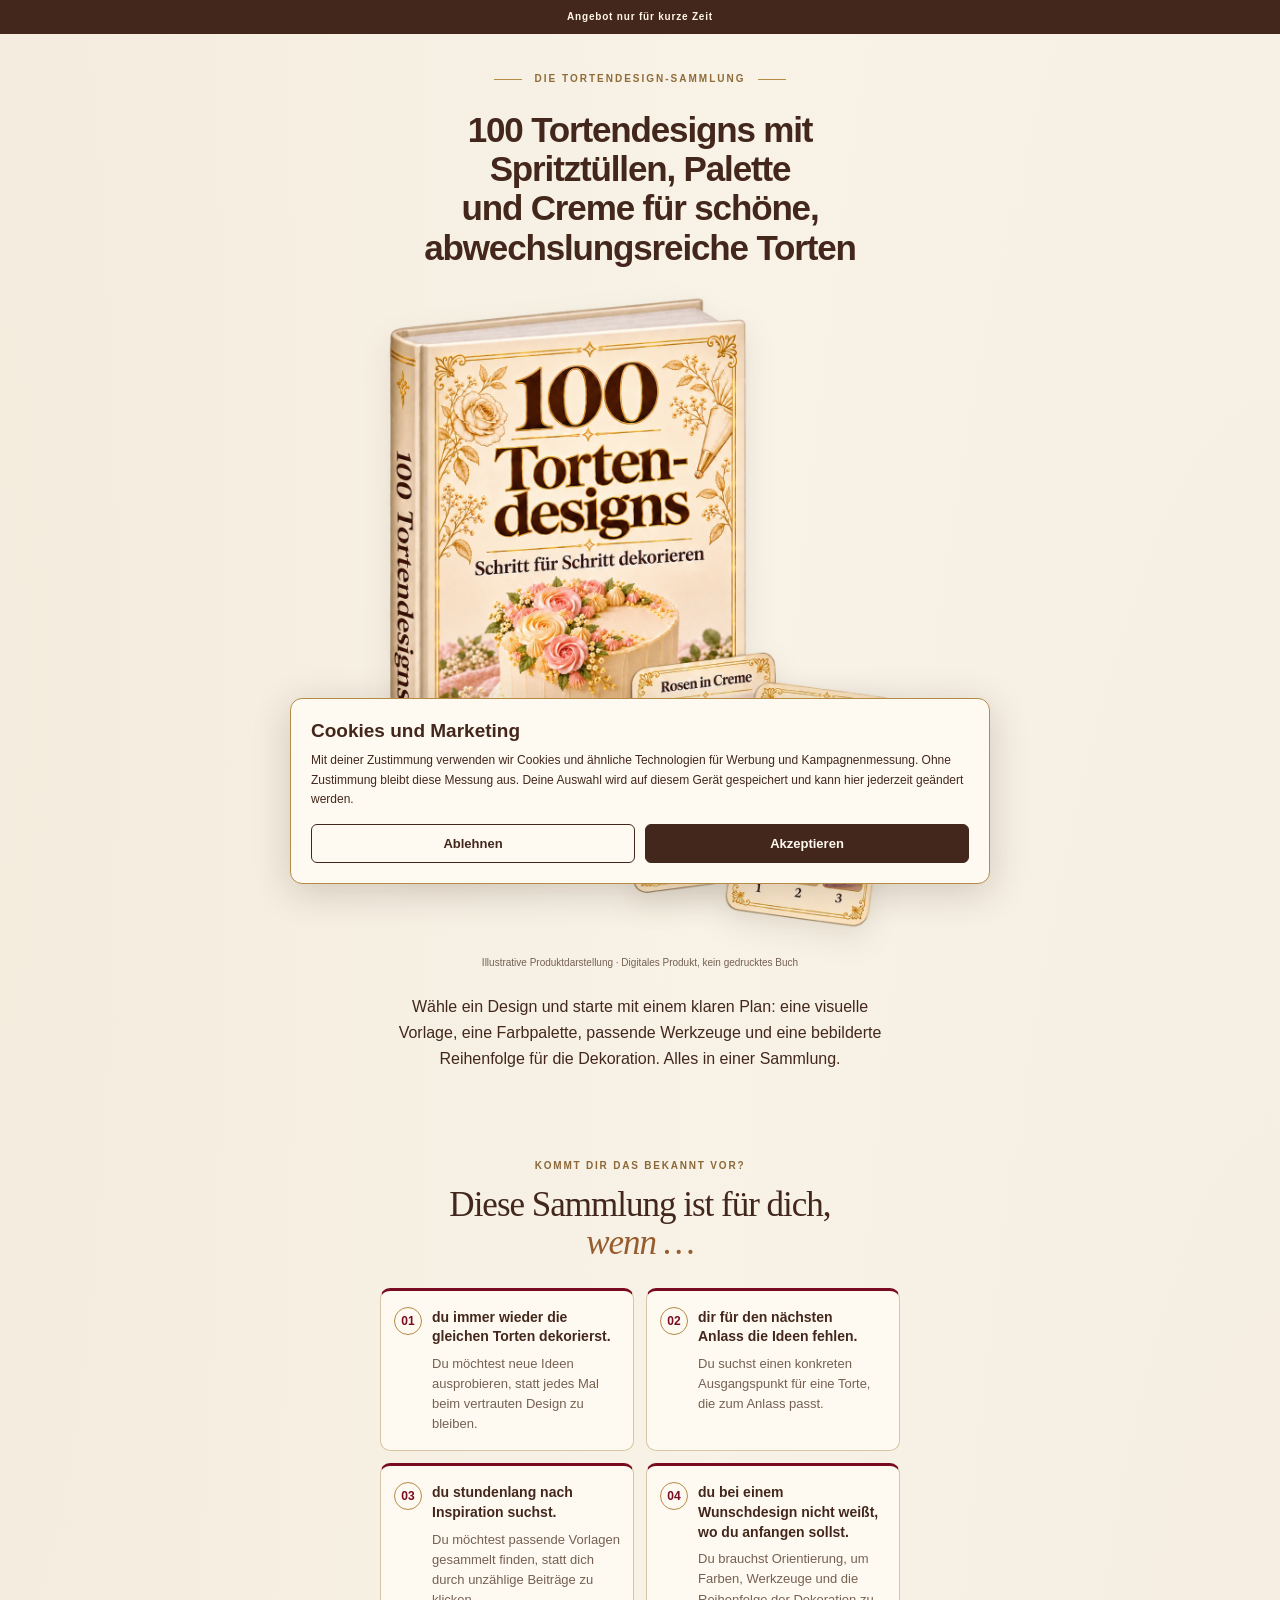
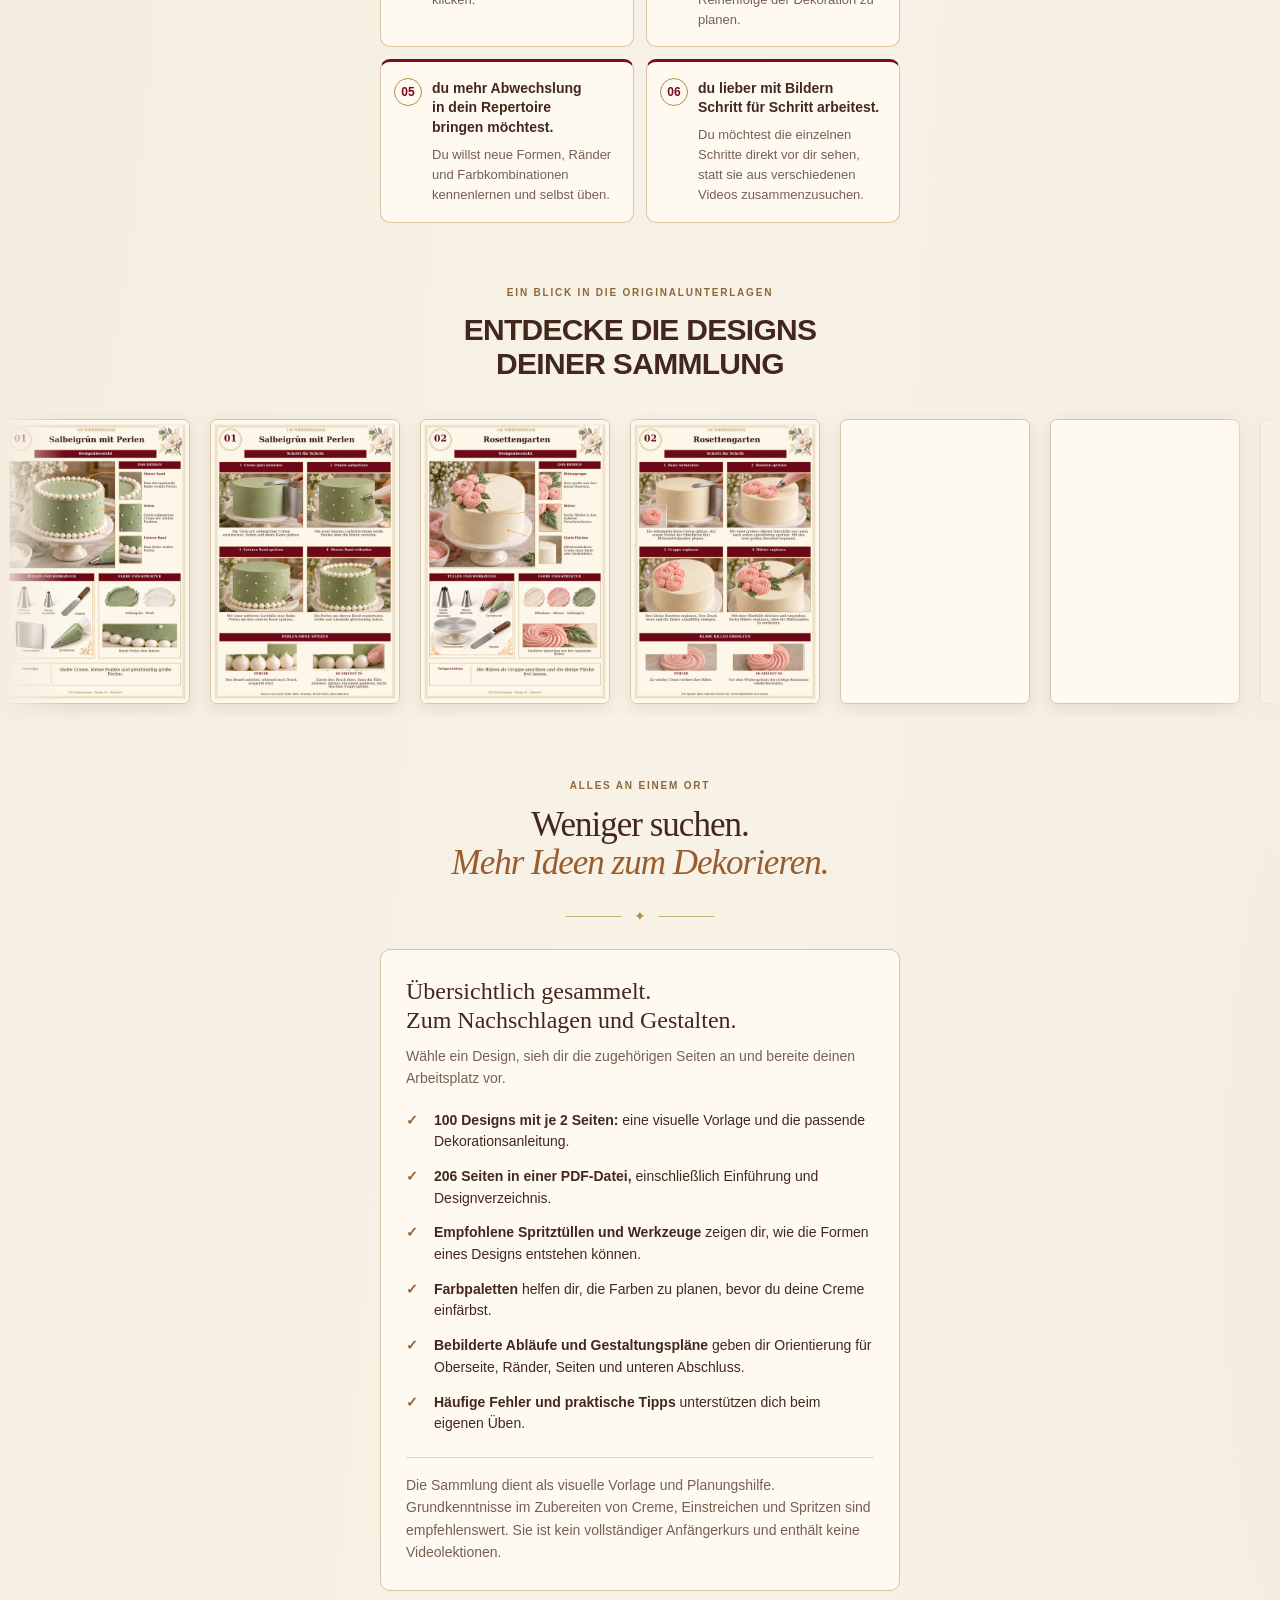
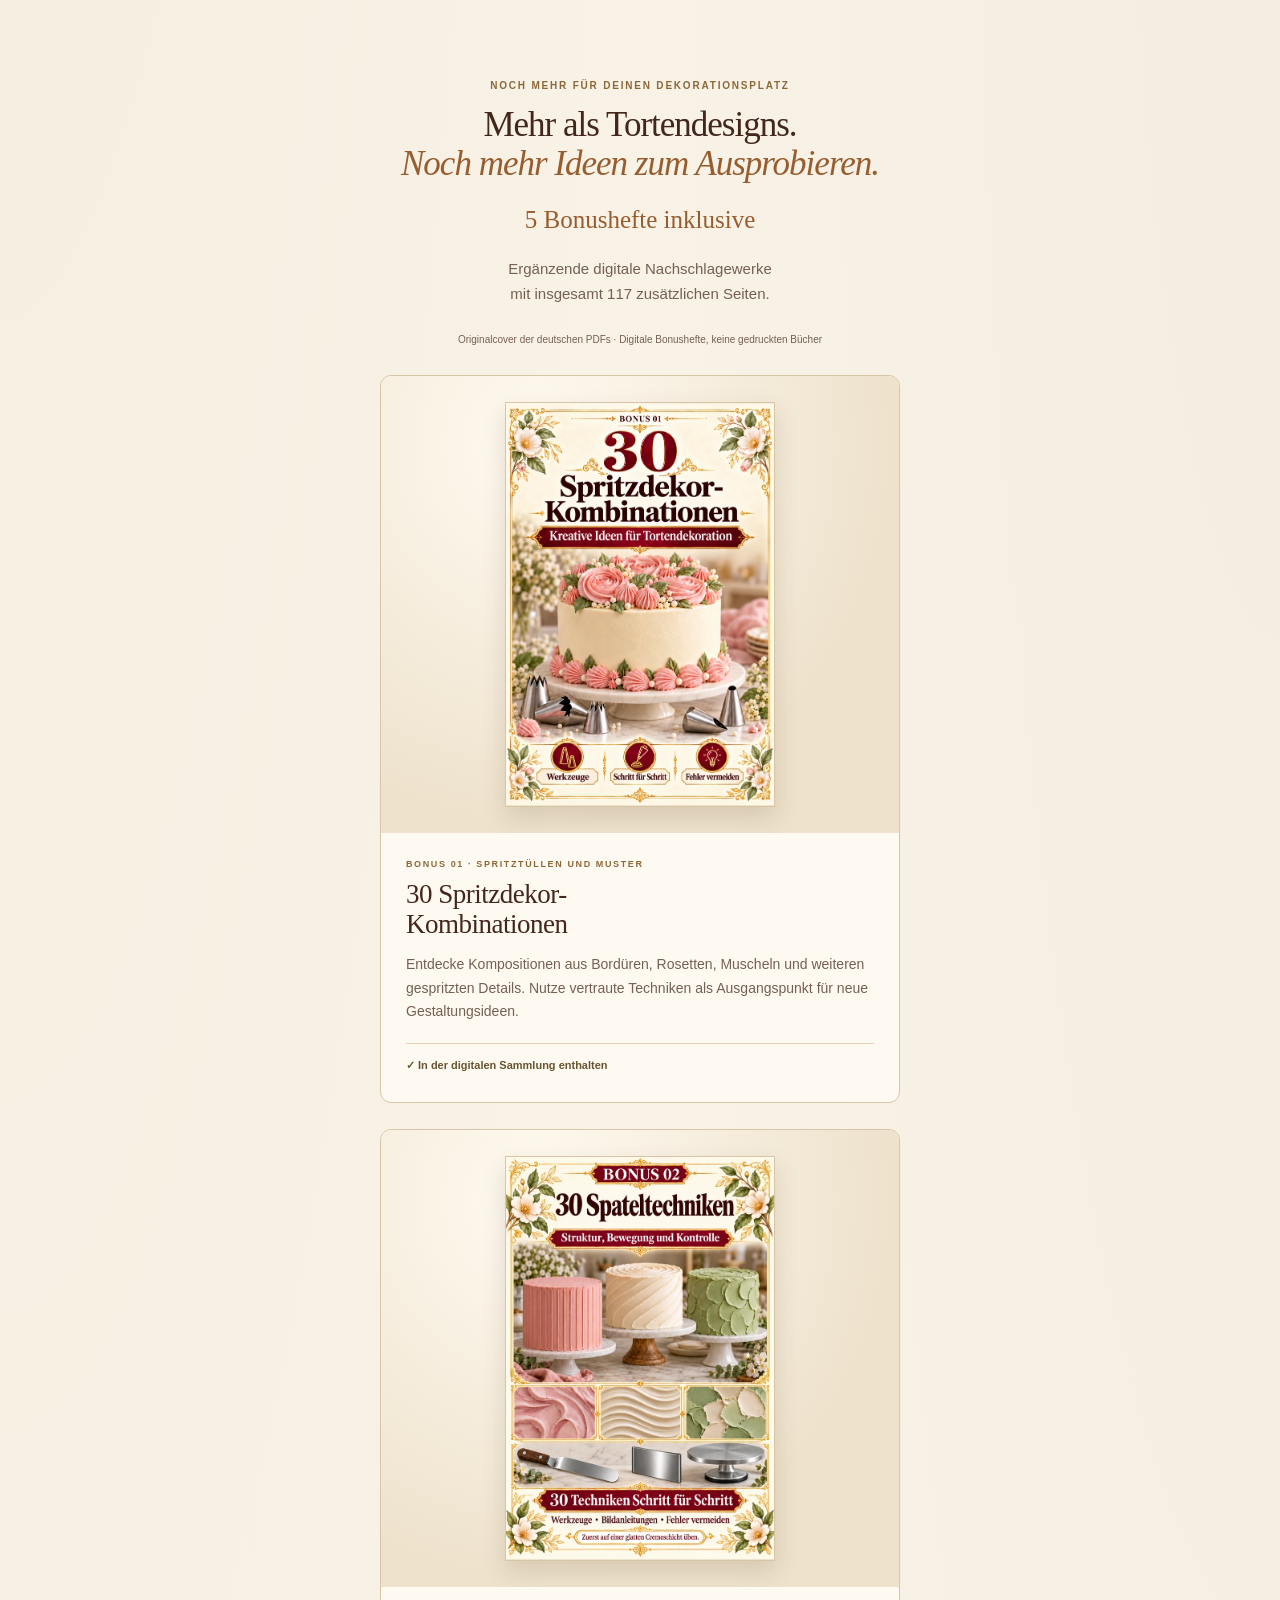
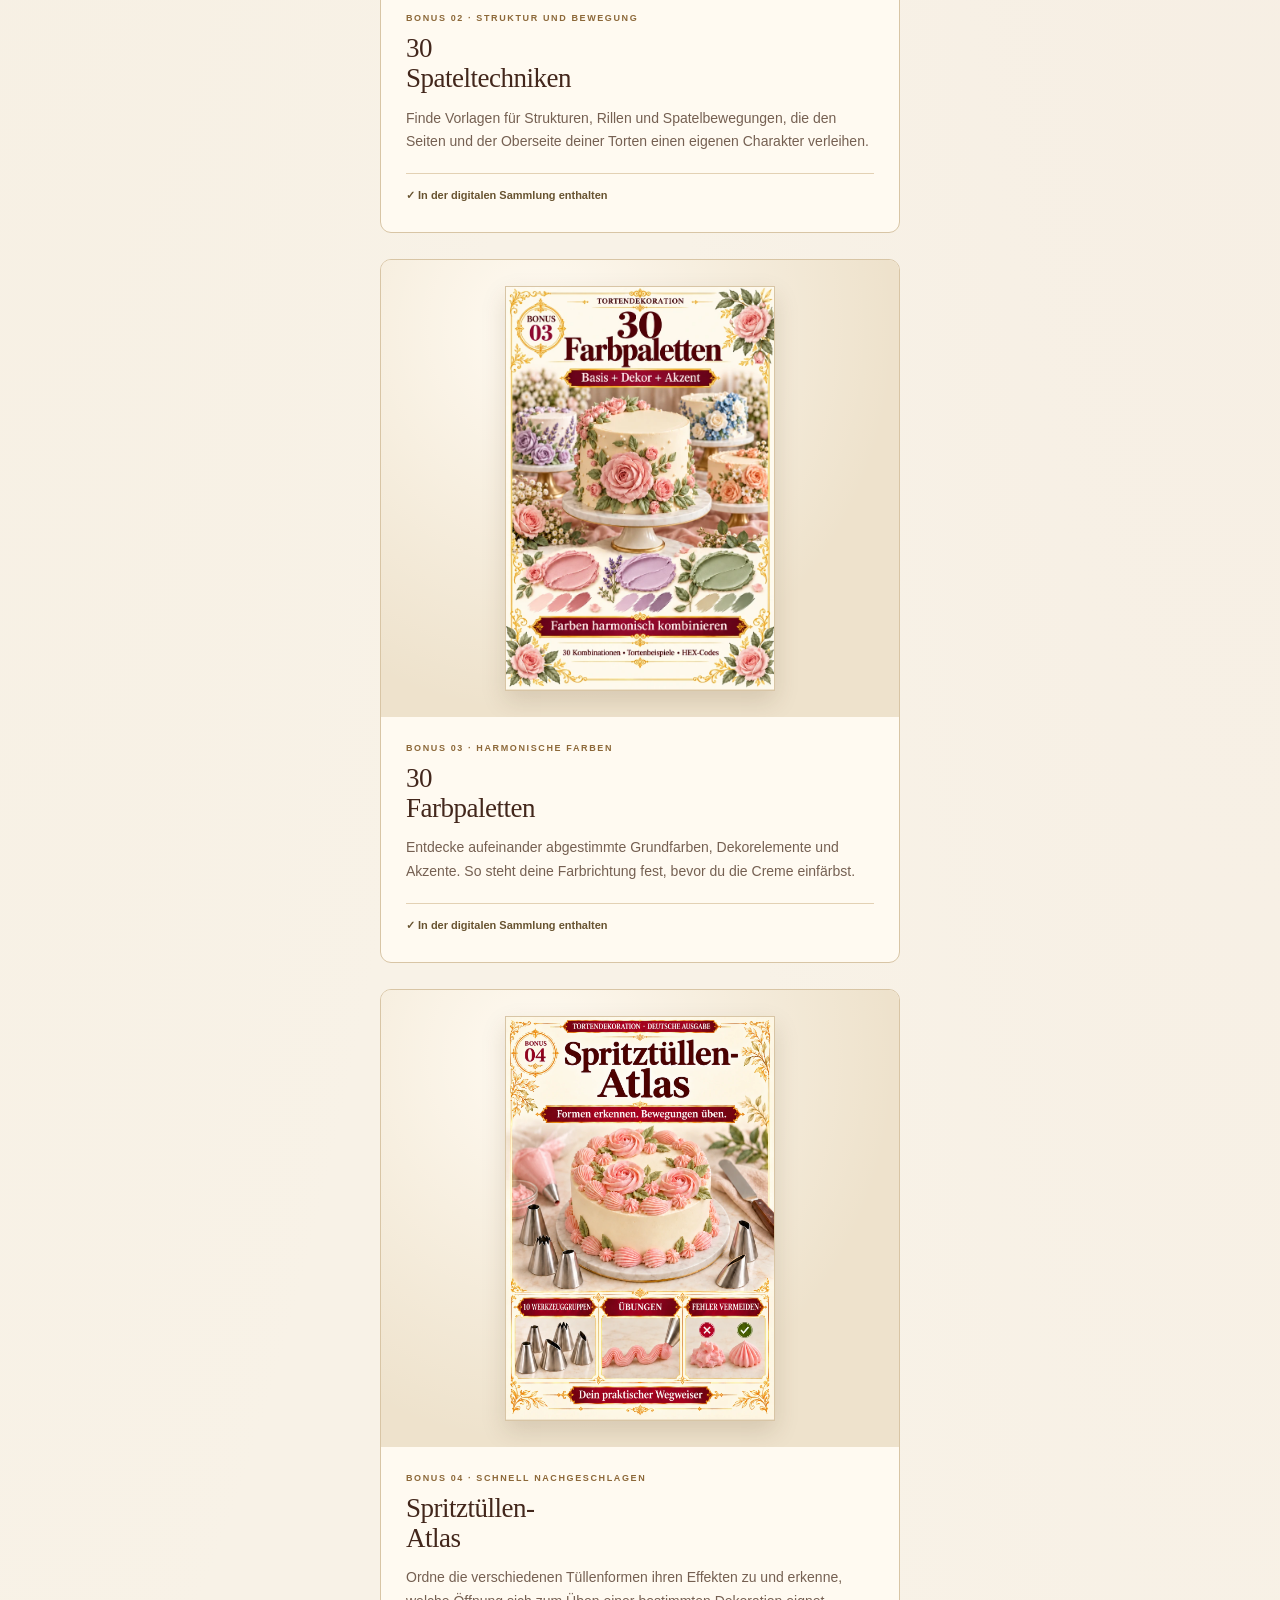
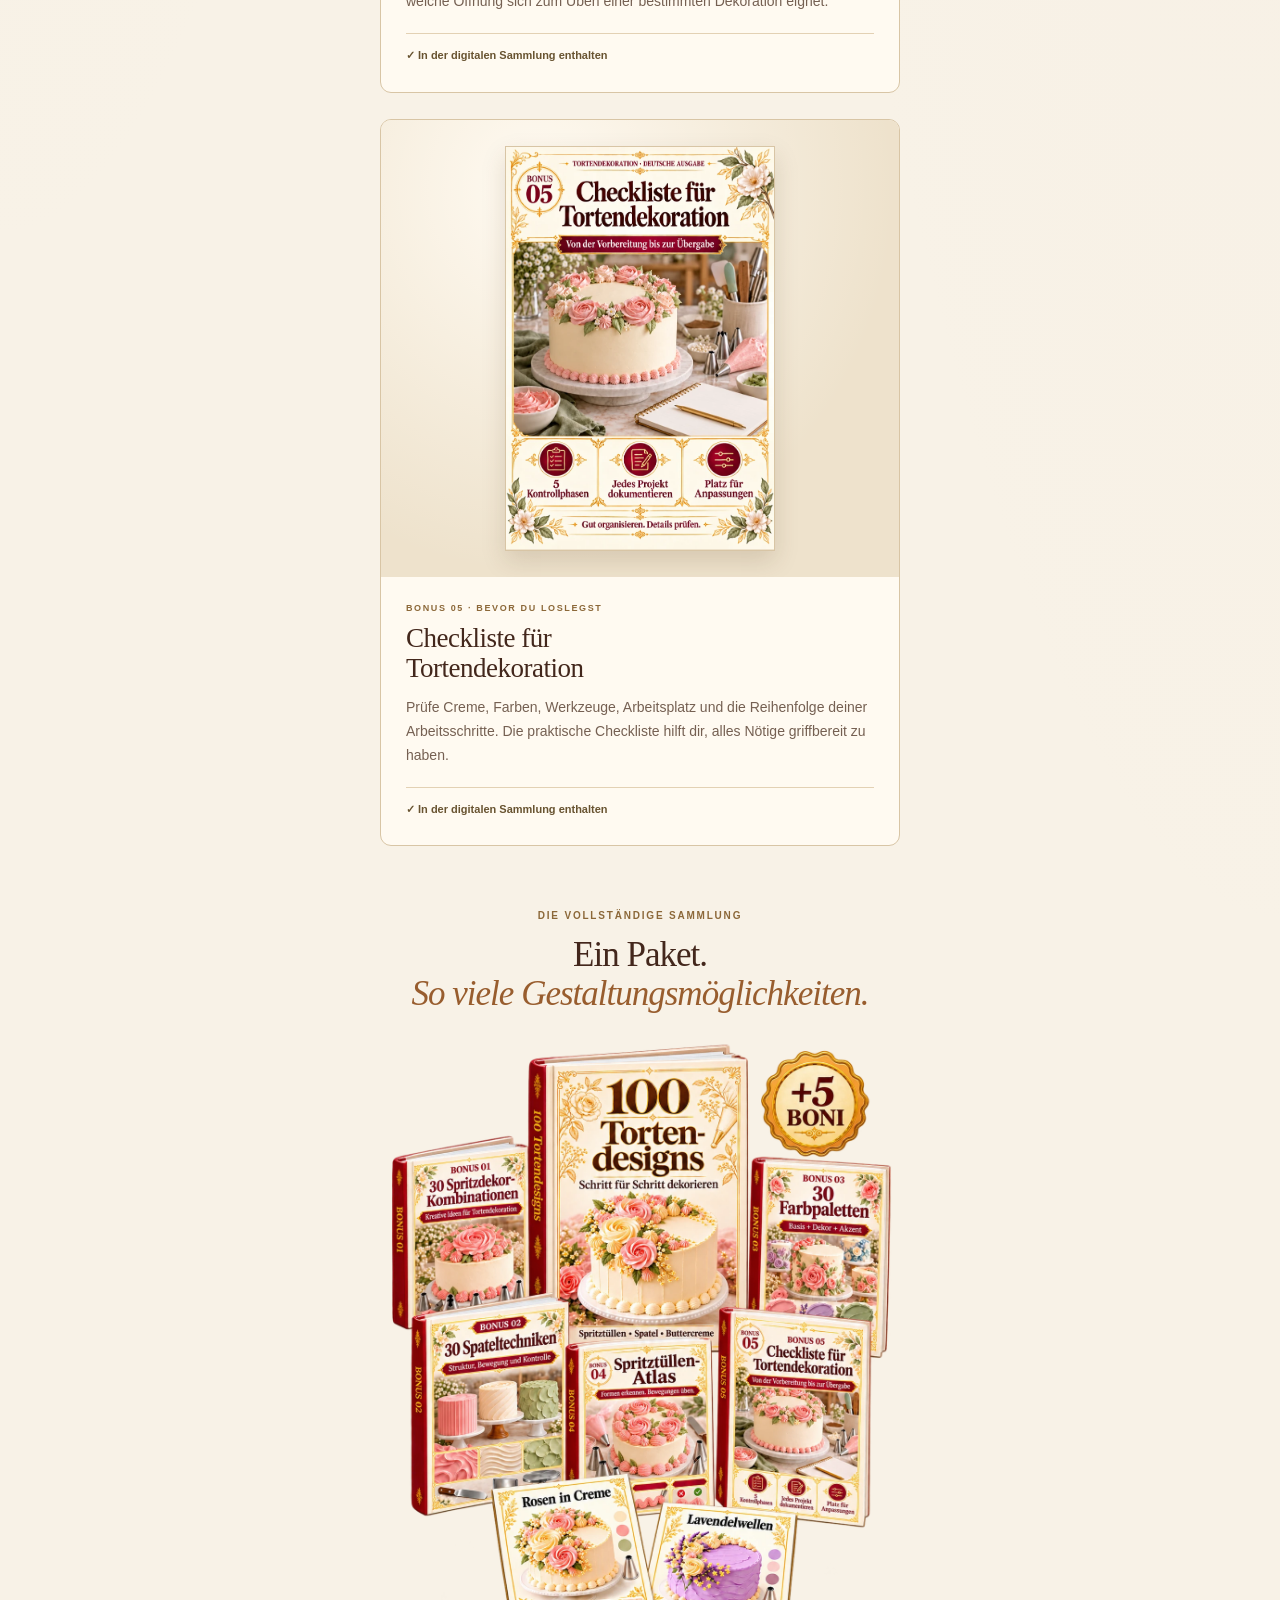
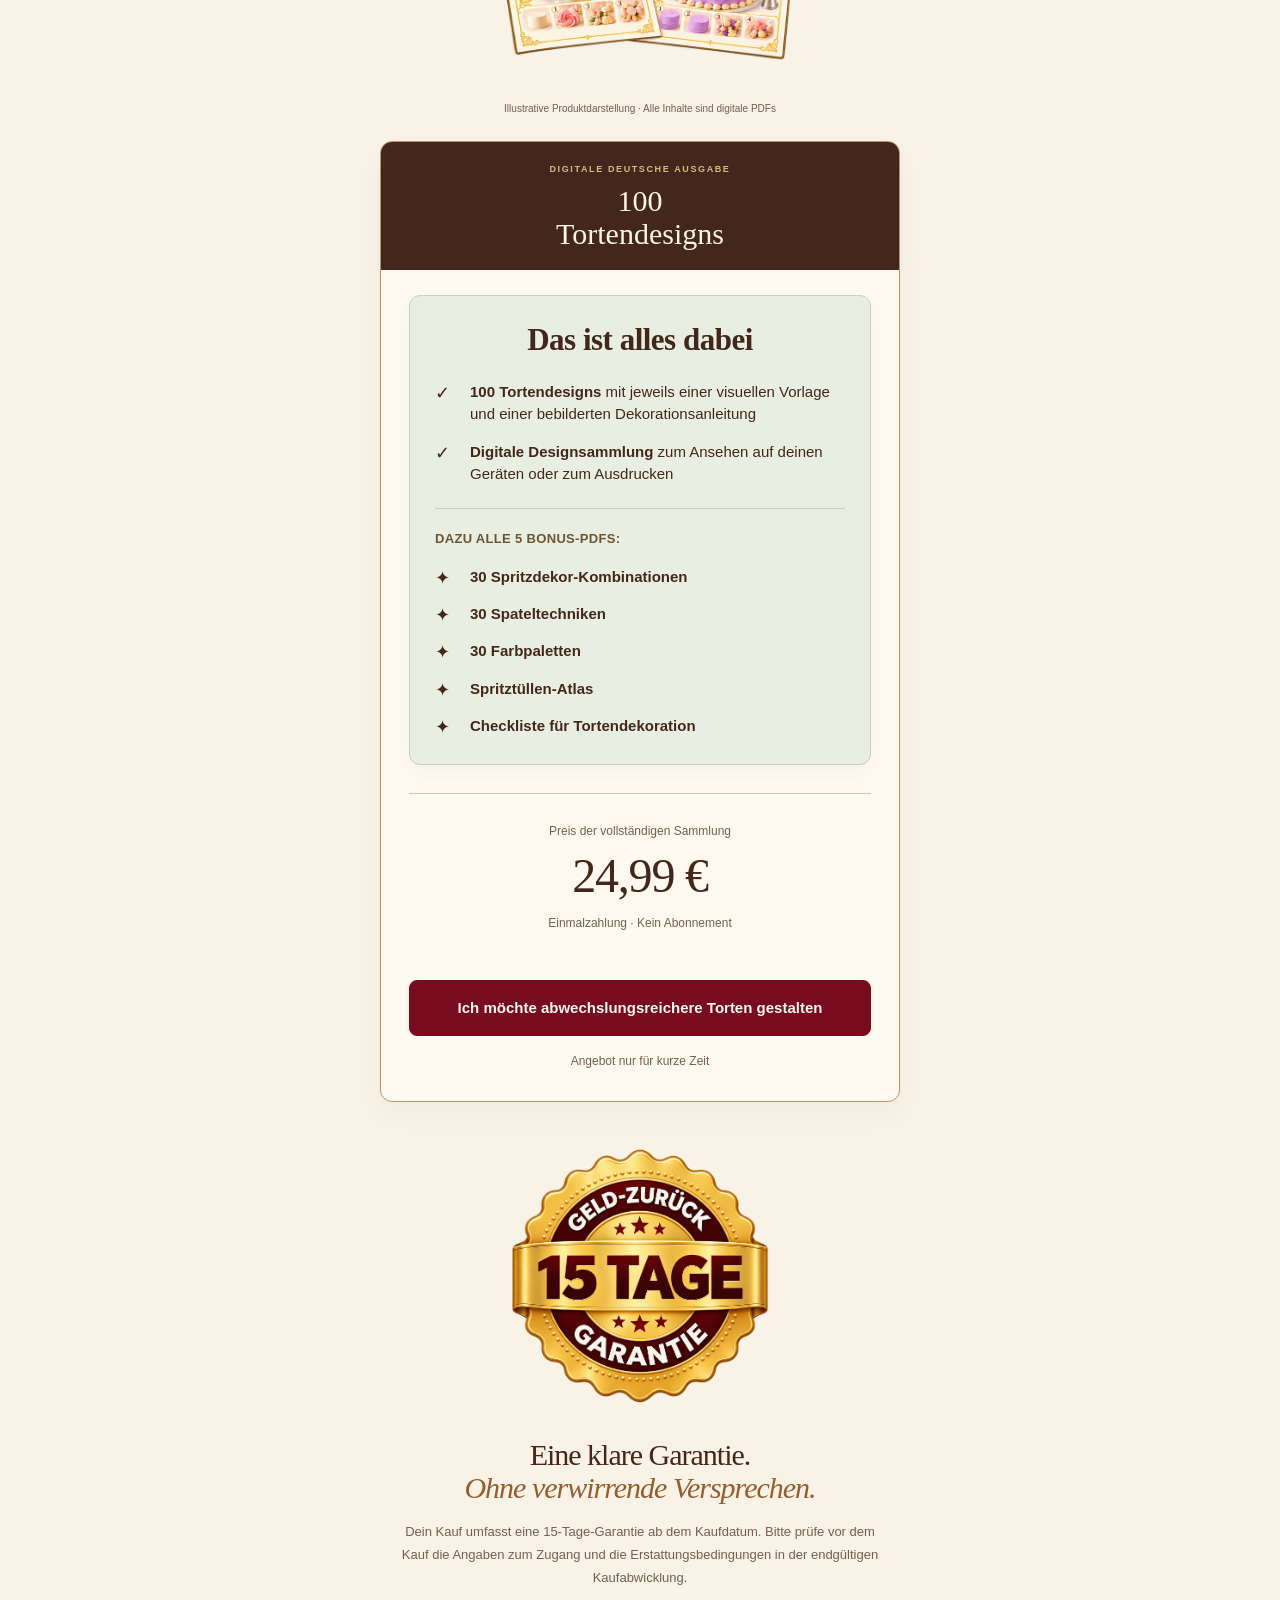
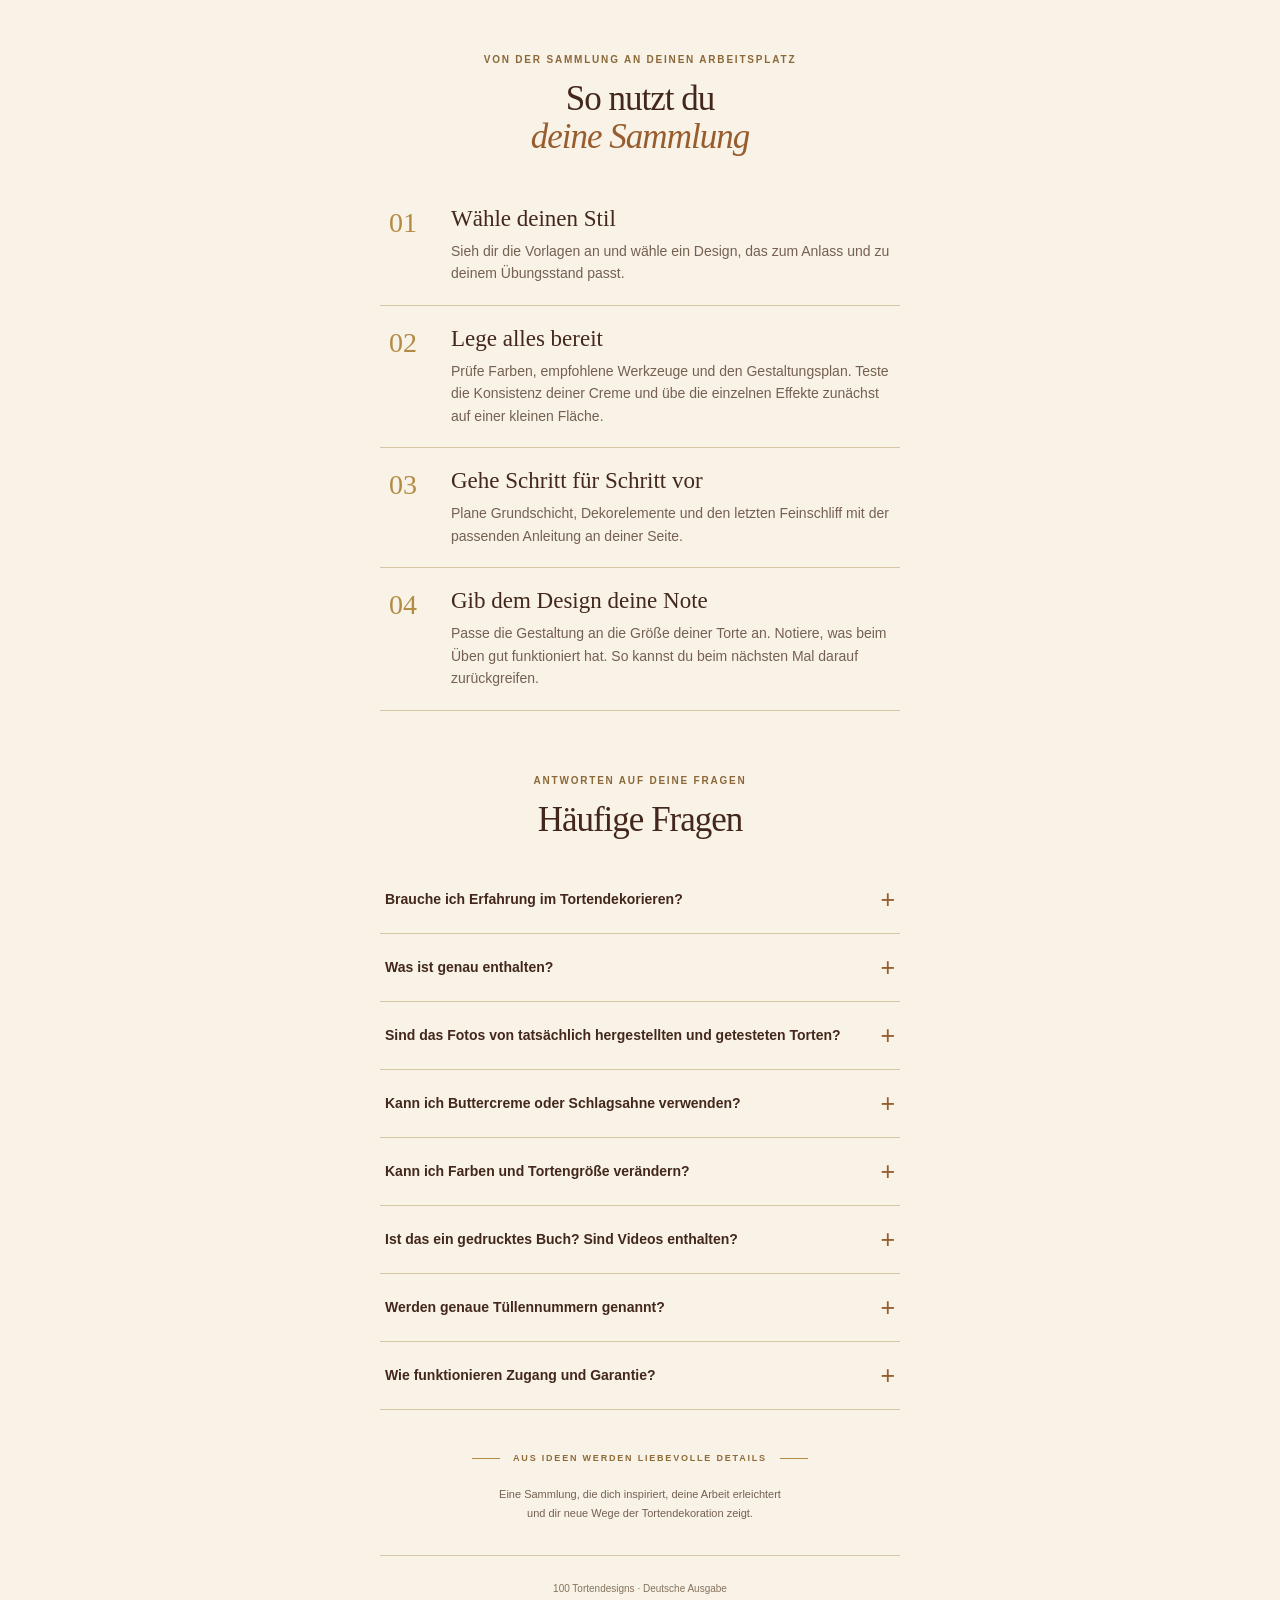
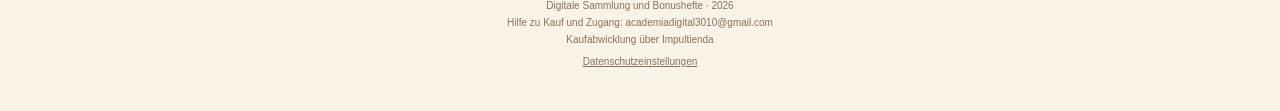
<file: inicio/index.html>
<!doctype html>
<html lang="de-DE"><head><meta charset="utf-8"><meta name="viewport" content="width=device-width,initial-scale=1"><meta name="robots" content="noindex,nofollow"><meta name="theme-color" content="#43271c"><meta name="description" content="100 Tortendesigns auf Deutsch: visuelle Vorlagen, bebilderte Dekorationsanleitungen und fünf Bonus-PDFs. Entdecke 24 Originalseiten aus der Sammlung."><title>100 Tortendesigns – Deutsche Ausgabe</title><link rel="icon" href="assets/favicon.svg" type="image/svg+xml"><link rel="stylesheet" href="styles.css">
<style id="responsive-price-fit">
/* Responsive dynamic prices: preserve complete amounts in every currency. */
.price-area{min-width:0;max-width:100%}
.price{display:block;max-width:100%;font-size:clamp(1.75rem,8vw,3rem);line-height:1.15;letter-spacing:-.025em}
.price [data-main-price]{display:block;min-width:0;max-width:100%;white-space:normal;overflow-wrap:anywhere;word-break:normal}
.reference-price{max-width:100%;font-size:clamp(1rem,4.5vw,1.5rem);line-height:1.35;overflow-wrap:anywhere}
.reference-price [data-main-original-price]{white-space:normal;overflow-wrap:anywhere;word-break:normal}
</style></head>
<body><a class="skip-link" href="#main">Zum Inhalt springen</a><div class="preview-bar">Angebot nur für kurze Zeit</div><main class="page" id="main">
<header class="hero" id="top"><div class="collection-mark">DIE TORTENDESIGN-SAMMLUNG</div><h1 class="hero-promise">100 Tortendesigns mit Spritztüllen, Palette und Creme für schöne, abwechslungsreiche Torten</h1><figure class="hero-art"><img src="assets/hero-mockup.webp" alt="Illustrative Produktdarstellung der deutschen digitalen Sammlung: ein cremefarbenes Cover mit goldenen Akzenten, einer Rosettentorte und zwei Vorlagenkarten" width="1122" height="1402" fetchpriority="high"></figure><p class="mockup-caption">Illustrative Produktdarstellung · Digitales Produkt, kein gedrucktes Buch</p><p class="intro">Wähle ein Design und starte mit einem klaren Plan: eine visuelle Vorlage, eine Farbpalette, passende Werkzeuge und eine bebilderte Reihenfolge für die Dekoration. Alles in einer Sammlung.</p></header>
<section class="section audience-section" id="for-you" aria-labelledby="for-you-title"><span class="eyebrow">Kommt dir das bekannt vor?</span><h2 id="for-you-title">Diese Sammlung ist für dich,<br><em>wenn …</em></h2><div class="audience-grid">
<article class="audience-card"><span class="audience-number" aria-hidden="true">01</span><div><h3>du immer wieder die gleichen Torten dekorierst.</h3><p>Du möchtest neue Ideen ausprobieren, statt jedes Mal beim vertrauten Design zu bleiben.</p></div></article>
<article class="audience-card"><span class="audience-number" aria-hidden="true">02</span><div><h3>dir für den nächsten Anlass die Ideen fehlen.</h3><p>Du suchst einen konkreten Ausgangspunkt für eine Torte, die zum Anlass passt.</p></div></article>
<article class="audience-card"><span class="audience-number" aria-hidden="true">03</span><div><h3>du stundenlang nach Inspiration suchst.</h3><p>Du möchtest passende Vorlagen gesammelt finden, statt dich durch unzählige Beiträge zu klicken.</p></div></article>
<article class="audience-card"><span class="audience-number" aria-hidden="true">04</span><div><h3>du bei einem Wunschdesign nicht weißt, wo du anfangen sollst.</h3><p>Du brauchst Orientierung, um Farben, Werkzeuge und die Reihenfolge der Dekoration zu planen.</p></div></article>
<article class="audience-card"><span class="audience-number" aria-hidden="true">05</span><div><h3>du mehr Abwechslung in dein Repertoire bringen möchtest.</h3><p>Du willst neue Formen, Ränder und Farbkombinationen kennenlernen und selbst üben.</p></div></article>
<article class="audience-card"><span class="audience-number" aria-hidden="true">06</span><div><h3>du lieber mit Bildern Schritt für Schritt arbeitest.</h3><p>Du möchtest die einzelnen Schritte direkt vor dir sehen, statt sie aus verschiedenen Videos zusammenzusuchen.</p></div></article>
</div></section>
<section class="section" id="inside" aria-labelledby="inside-title"><span class="eyebrow">Ein Blick in die Originalunterlagen</span><h2 class="gallery-heading" id="inside-title">Entdecke die Designs<br>deiner Sammlung</h2><div class="compact-gallery" role="region" aria-label="Automatisch laufende Galerie mit deutschen Vorlagen und Anleitungen" data-gallery><div class="compact-window" tabindex="0" aria-label="Beispielseiten. Mit den Pfeiltasten oder durch Wischen blättern."><div class="compact-track"><div class="compact-group"><figure class="compact-card" data-original><img decoding="async" src="assets/design-01.webp" width="1024" height="1536" loading="eager" alt="Originalseite aus dem deutschen Produkt: Salbeigrün mit Perlen – visuelle Vorlage, Design 01"></figure><figure class="compact-card" data-original><img decoding="async" src="assets/steps-01.webp" width="1024" height="1536" loading="eager" alt="Originalseite aus dem deutschen Produkt: Salbeigrün mit Perlen – Dekorationsanleitung, Design 01"></figure><figure class="compact-card" data-original><img decoding="async" src="assets/design-02.webp" width="1024" height="1536" loading="eager" alt="Originalseite aus dem deutschen Produkt: Rosettengarten – visuelle Vorlage, Design 02"></figure><figure class="compact-card" data-original><img decoding="async" src="assets/steps-02.webp" width="1024" height="1536" loading="eager" alt="Originalseite aus dem deutschen Produkt: Rosettengarten – Dekorationsanleitung, Design 02"></figure><figure class="compact-card" data-original><img decoding="async" src="assets/design-03.webp" width="1024" height="1536" loading="eager" alt="Originalseite aus dem deutschen Produkt: Sternenkaskade – visuelle Vorlage, Design 03"></figure><figure class="compact-card" data-original><img decoding="async" src="assets/steps-03.webp" width="1024" height="1536" loading="eager" alt="Originalseite aus dem deutschen Produkt: Sternenkaskade – Dekorationsanleitung, Design 03"></figure><figure class="compact-card" data-original><img decoding="async" src="assets/design-07.webp" width="1024" height="1536" loading="eager" alt="Originalseite aus dem deutschen Produkt: Doppelte Girlande – visuelle Vorlage, Design 07"></figure><figure class="compact-card" data-original><img decoding="async" src="assets/steps-07.webp" width="1024" height="1536" loading="eager" alt="Originalseite aus dem deutschen Produkt: Doppelte Girlande – Dekorationsanleitung, Design 07"></figure><figure class="compact-card" data-original><img decoding="async" src="assets/design-11.webp" width="1024" height="1536" loading="eager" alt="Originalseite aus dem deutschen Produkt: Perlenverlauf – visuelle Vorlage, Design 11"></figure><figure class="compact-card" data-original><img decoding="async" src="assets/steps-11.webp" width="1024" height="1536" loading="eager" alt="Originalseite aus dem deutschen Produkt: Perlenverlauf – Dekorationsanleitung, Design 11"></figure><figure class="compact-card" data-original><img decoding="async" src="assets/design-14.webp" width="1024" height="1536" loading="eager" alt="Originalseite aus dem deutschen Produkt: Seidenfeine Streifen – visuelle Vorlage, Design 14"></figure><figure class="compact-card" data-original><img decoding="async" src="assets/steps-14.webp" width="1024" height="1536" loading="eager" alt="Originalseite aus dem deutschen Produkt: Seidenfeine Streifen – Dekorationsanleitung, Design 14"></figure><figure class="compact-card" data-original><img decoding="async" src="assets/design-18.webp" width="1024" height="1536" loading="eager" alt="Originalseite aus dem deutschen Produkt: Minimalistischer Zweig – visuelle Vorlage, Design 18"></figure><figure class="compact-card" data-original><img decoding="async" src="assets/steps-18.webp" width="1024" height="1536" loading="eager" alt="Originalseite aus dem deutschen Produkt: Minimalistischer Zweig – Dekorationsanleitung, Design 18"></figure><figure class="compact-card" data-original><img decoding="async" src="assets/design-23.webp" width="1024" height="1536" loading="eager" alt="Originalseite aus dem deutschen Produkt: Gezogene Blütenblätter – visuelle Vorlage, Design 23"></figure><figure class="compact-card" data-original><img decoding="async" src="assets/steps-23.webp" width="1024" height="1536" loading="eager" alt="Originalseite aus dem deutschen Produkt: Gezogene Blütenblätter – Dekorationsanleitung, Design 23"></figure><figure class="compact-card" data-original><img decoding="async" src="assets/design-26.webp" width="1024" height="1536" loading="eager" alt="Originalseite aus dem deutschen Produkt: Spachtelbogen – visuelle Vorlage, Design 26"></figure><figure class="compact-card" data-original><img decoding="async" src="assets/steps-26.webp" width="1024" height="1536" loading="eager" alt="Originalseite aus dem deutschen Produkt: Spachtelbogen – Dekorationsanleitung, Design 26"></figure><figure class="compact-card" data-original><img decoding="async" src="assets/design-32.webp" width="1024" height="1536" loading="eager" alt="Originalseite aus dem deutschen Produkt: Blätterkranz – visuelle Vorlage, Design 32"></figure><figure class="compact-card" data-original><img decoding="async" src="assets/steps-32.webp" width="1024" height="1536" loading="eager" alt="Originalseite aus dem deutschen Produkt: Blätterkranz – Dekorationsanleitung, Design 32"></figure><figure class="compact-card" data-original><img decoding="async" src="assets/design-38.webp" width="1024" height="1536" loading="eager" alt="Originalseite aus dem deutschen Produkt: Blütenfächer – visuelle Vorlage, Design 38"></figure><figure class="compact-card" data-original><img decoding="async" src="assets/steps-38.webp" width="1024" height="1536" loading="eager" alt="Originalseite aus dem deutschen Produkt: Blütenfächer – Dekorationsanleitung, Design 38"></figure><figure class="compact-card" data-original><img decoding="async" src="assets/design-39.webp" width="1024" height="1536" loading="eager" alt="Originalseite aus dem deutschen Produkt: Rüschenrand – visuelle Vorlage, Design 39"></figure><figure class="compact-card" data-original><img decoding="async" src="assets/steps-39.webp" width="1024" height="1536" loading="eager" alt="Originalseite aus dem deutschen Produkt: Rüschenrand – Dekorationsanleitung, Design 39"></figure></div></div></div></div></section>
<section class="section" id="contents" aria-labelledby="contents-title"><span class="eyebrow">Alles an einem Ort</span><h2 id="contents-title">Weniger suchen.<br><em>Mehr Ideen zum Dekorieren.</em></h2><div class="ornament" aria-hidden="true">✦</div><div class="contents-panel"><h3>Übersichtlich gesammelt.<br>Zum Nachschlagen und Gestalten.</h3><p>Wähle ein Design, sieh dir die zugehörigen Seiten an und bereite deinen Arbeitsplatz vor.</p><ul class="check-list"><li><strong>100 Designs mit je 2 Seiten:</strong> eine visuelle Vorlage und die passende Dekorationsanleitung.</li><li><strong>206 Seiten in einer PDF-Datei,</strong> einschließlich Einführung und Designverzeichnis.</li><li><strong>Empfohlene Spritztüllen und Werkzeuge</strong> zeigen dir, wie die Formen eines Designs entstehen können.</li><li><strong>Farbpaletten</strong> helfen dir, die Farben zu planen, bevor du deine Creme einfärbst.</li><li><strong>Bebilderte Abläufe und Gestaltungspläne</strong> geben dir Orientierung für Oberseite, Ränder, Seiten und unteren Abschluss.</li><li><strong>Häufige Fehler und praktische Tipps</strong> unterstützen dich beim eigenen Üben.</li></ul><p class="fine">Die Sammlung dient als visuelle Vorlage und Planungshilfe. Grundkenntnisse im Zubereiten von Creme, Einstreichen und Spritzen sind empfehlenswert. Sie ist kein vollständiger Anfängerkurs und enthält keine Videolektionen.</p></div></section>
<section class="section" id="bonuses" aria-labelledby="bonuses-title"><span class="eyebrow">Noch mehr für deinen Dekorationsplatz</span><h2 id="bonuses-title">Mehr als Tortendesigns.<br><em>Noch mehr Ideen zum Ausprobieren.</em></h2><p class="bonuses-head">5 Bonushefte inklusive</p><p class="section-lead">Ergänzende digitale Nachschlagewerke<br>mit insgesamt 117 zusätzlichen Seiten.</p><p class="bonus-mockup-caption">Originalcover der deutschen PDFs · Digitale Bonushefte, keine gedruckten Bücher</p><div class="bonus-list"><article class="bonus"><div class="bonus-art"><img src="assets/bonus01.webp" width="667" height="1000" loading="lazy" alt="Deutsches Originalcover: 30 Spritzdekor-Kombinationen"></div><div class="bonus-body"><span class="eyebrow">Bonus 01 · Spritztüllen und Muster</span><h3>30 Spritzdekor-<br>Kombinationen</h3><p>Entdecke Kompositionen aus Bordüren, Rosetten, Muscheln und weiteren gespritzten Details. Nutze vertraute Techniken als Ausgangspunkt für neue Gestaltungsideen.</p><span class="included">✓ In der digitalen Sammlung enthalten</span></div></article><article class="bonus"><div class="bonus-art"><img src="assets/bonus02.webp" width="667" height="1000" loading="lazy" alt="Deutsches Originalcover: 30 Spateltechniken"></div><div class="bonus-body"><span class="eyebrow">Bonus 02 · Struktur und Bewegung</span><h3>30<br>Spateltechniken</h3><p>Finde Vorlagen für Strukturen, Rillen und Spatelbewegungen, die den Seiten und der Oberseite deiner Torten einen eigenen Charakter verleihen.</p><span class="included">✓ In der digitalen Sammlung enthalten</span></div></article><article class="bonus"><div class="bonus-art"><img src="assets/bonus03.webp" width="667" height="1000" loading="lazy" alt="Deutsches Originalcover: 30 Farbpaletten"></div><div class="bonus-body"><span class="eyebrow">Bonus 03 · Harmonische Farben</span><h3>30<br>Farbpaletten</h3><p>Entdecke aufeinander abgestimmte Grundfarben, Dekorelemente und Akzente. So steht deine Farbrichtung fest, bevor du die Creme einfärbst.</p><span class="included">✓ In der digitalen Sammlung enthalten</span></div></article><article class="bonus"><div class="bonus-art"><img src="assets/bonus04.webp" width="667" height="1000" loading="lazy" alt="Deutsches Originalcover: Spritztüllen-Atlas"></div><div class="bonus-body"><span class="eyebrow">Bonus 04 · Schnell nachgeschlagen</span><h3>Spritztüllen-<br>Atlas</h3><p>Ordne die verschiedenen Tüllenformen ihren Effekten zu und erkenne, welche Öffnung sich zum Üben einer bestimmten Dekoration eignet.</p><span class="included">✓ In der digitalen Sammlung enthalten</span></div></article><article class="bonus"><div class="bonus-art"><img src="assets/bonus05.webp" width="667" height="1000" loading="lazy" alt="Deutsches Originalcover: Checkliste für Tortendekoration"></div><div class="bonus-body"><span class="eyebrow">Bonus 05 · Bevor du loslegst</span><h3>Checkliste für<br>Tortendekoration</h3><p>Prüfe Creme, Farben, Werkzeuge, Arbeitsplatz und die Reihenfolge deiner Arbeitsschritte. Die praktische Checkliste hilft dir, alles Nötige griffbereit zu haben.</p><span class="included">✓ In der digitalen Sammlung enthalten</span></div></article></div></section>
<section class="section" id="collection" aria-labelledby="offer-title"><div class="offer-title"><span class="eyebrow">Die vollständige Sammlung</span><h2 id="offer-title">Ein Paket.<br><em>So viele Gestaltungsmöglichkeiten.</em></h2></div><figure class="offer-mockup"><img src="assets/complete-offer.webp" width="1122" height="1402" loading="lazy" alt="Illustrative Produktdarstellung der deutschen Sammlung mit 100 Tortendesigns, allen fünf Bonusheften und zwei Vorlagenkarten"></figure><p class="offer-mockup-caption">Illustrative Produktdarstellung · Alle Inhalte sind digitale PDFs</p><div class="offer-box"><div class="offer-top"><span class="eyebrow">Digitale deutsche Ausgabe</span><h3>100<br>Tortendesigns</h3></div><div class="offer-body"><div class="stacking-card"><p class="stacking-title">Das ist alles dabei</p><ul class="stacking-list stacking-main"><li><span class="stacking-icon" aria-hidden="true">✓</span><span><strong>100 Tortendesigns</strong> mit jeweils einer visuellen Vorlage und einer bebilderten Dekorationsanleitung</span></li><li><span class="stacking-icon" aria-hidden="true">✓</span><span><strong>Digitale Designsammlung</strong> zum Ansehen auf deinen Geräten oder zum Ausdrucken</span></li></ul><div class="stacking-divider" aria-hidden="true"></div><p class="stacking-bonus-label">Dazu alle 5 Bonus-PDFs:</p><ul class="stacking-list stacking-bonuses"><li><span class="stacking-icon" aria-hidden="true">✦</span><strong>30 Spritzdekor-Kombinationen</strong></li><li><span class="stacking-icon" aria-hidden="true">✦</span><strong>30 Spateltechniken</strong></li><li><span class="stacking-icon" aria-hidden="true">✦</span><strong>30 Farbpaletten</strong></li><li><span class="stacking-icon" aria-hidden="true">✦</span><strong>Spritztüllen-Atlas</strong></li><li><span class="stacking-icon" aria-hidden="true">✦</span><strong>Checkliste für Tortendekoration</strong></li></ul></div><div class="price-area"><p class="price-caption">Preis der vollständigen Sammlung</p><p class="reference-price"><s data-main-original-price></s></p><p class="price"><span data-main-price>24,99 €</span></p><p class="payment-type">Einmalzahlung · Kein Abonnement</p></div><a class="offer-cta" id="offer-checkout" href="https://cakedecoratingdesigns.impultienda.ar/checkout" data-checkout aria-describedby="checkout-notice">Ich möchte abwechslungsreichere Torten gestalten</a><p class="fine" id="checkout-notice">Angebot nur für kurze Zeit</p></div></div></section>
<section class="section guarantee" aria-labelledby="guarantee-title"><figure class="guarantee-art"><img src="assets/guarantee-15-days.webp" width="800" height="800" loading="lazy" alt="Gold-bordeauxfarbenes Siegel zur 15-Tage-Garantie"></figure><h2 id="guarantee-title">Eine klare Garantie.<br><em>Ohne verwirrende Versprechen.</em></h2><p>Dein Kauf umfasst eine 15-Tage-Garantie ab dem Kaufdatum. Bitte prüfe vor dem Kauf die Angaben zum Zugang und die Erstattungsbedingungen in der endgültigen Kaufabwicklung.</p></section>
<section class="section" id="how-to" aria-labelledby="how-title"><span class="eyebrow">Von der Sammlung an deinen Arbeitsplatz</span><h2 id="how-title">So nutzt du<br><em>deine Sammlung</em></h2><ol class="steps"><li><span class="step-num">01</span><div><h3>Wähle deinen Stil</h3><p>Sieh dir die Vorlagen an und wähle ein Design, das zum Anlass und zu deinem Übungsstand passt.</p></div></li><li><span class="step-num">02</span><div><h3>Lege alles bereit</h3><p>Prüfe Farben, empfohlene Werkzeuge und den Gestaltungsplan. Teste die Konsistenz deiner Creme und übe die einzelnen Effekte zunächst auf einer kleinen Fläche.</p></div></li><li><span class="step-num">03</span><div><h3>Gehe Schritt für Schritt vor</h3><p>Plane Grundschicht, Dekorelemente und den letzten Feinschliff mit der passenden Anleitung an deiner Seite.</p></div></li><li><span class="step-num">04</span><div><h3>Gib dem Design deine Note</h3><p>Passe die Gestaltung an die Größe deiner Torte an. Notiere, was beim Üben gut funktioniert hat. So kannst du beim nächsten Mal darauf zurückgreifen.</p></div></li></ol></section>
<section class="section" id="faq" aria-labelledby="faq-title"><span class="eyebrow">Antworten auf deine Fragen</span><h2 id="faq-title">Häufige Fragen</h2><div class="faq"><details><summary>Brauche ich Erfahrung im Tortendekorieren?</summary><p>Grundkenntnisse sind empfehlenswert: eine geeignete Creme zubereiten, eine Torte glatt einstreichen und mit Spritzbeutel und Palette arbeiten. Die Sammlung hilft dir, Designs und Arbeitsschritte zu planen. Sie ist kein vollständiger Anfängerkurs.</p></details><details><summary>Was ist genau enthalten?</summary><p>Die Sammlung enthält genau 100 Tortendesigns und fünf Bonushefte. Zu jedem Design gehören eine visuelle Vorlagenkarte und eine bebilderte Dekorationsanleitung. Die Hauptsammlung umfasst 206 Seiten in einer PDF-Datei. Die fünf zusätzlichen Bonus-PDFs enthalten insgesamt 117 Seiten. Alle Unterlagen sind auf Deutsch.</p></details><details><summary>Sind das Fotos von tatsächlich hergestellten und getesteten Torten?</summary><p>Nein. Die Tortenbilder sind digital erzeugte Designvorlagen und keine Fotos von tatsächlich hergestellten oder getesteten Torten. Die hier gezeigten Innenseiten stammen aus dem Produkt. Nutze die Designs zur Inspiration und Planung und teste die Techniken selbst. Ein identisches Ergebnis wird nicht garantiert.</p></details><details><summary>Kann ich Buttercreme oder Schlagsahne verwenden?</summary><p>Wähle ein erprobtes Cremerezept, das zur jeweiligen Technik passt. Buttercreme kann klare Formen halten. Schlagsahne kann Stabilisierung und eine sorgfältige Temperaturführung benötigen. Beide lassen sich nicht bei jeder Technik gegeneinander austauschen. Halte dich an dein Rezept und teste den Effekt vorher.</p></details><details><summary>Kann ich Farben und Tortengröße verändern?</summary><p>Ja. Nutze die Designs als Ausgangspunkt und passe die Gestaltung an deine Torte an. Digitale Farbpaletten sind visuelle Vorlagen, keine exakten Mischrezepte für Lebensmittelfarben. Das Ergebnis hängt von Creme, Farbmarke, Mengen, Licht und Technik ab.</p></details><details><summary>Ist das ein gedrucktes Buch? Sind Videos enthalten?</summary><p>Es sind keine gedruckten Bücher oder Werkzeuge enthalten. Die Sammlung und alle Bonushefte sind digitale PDFs, die du auf kompatiblen Geräten ansehen oder ausdrucken kannst. Videolektionen oder eine persönliche Dekorationsberatung sind nicht enthalten.</p></details><details><summary>Werden genaue Tüllennummern genannt?</summary><p>Die Tüllen werden nach Form und Tüllenart beschrieben. Die Nummerierung kann je nach Hersteller unterschiedlich sein. Vergleiche daher Form und Öffnung, statt dich nur auf eine Nummer zu verlassen.</p></details><details><summary>Wie funktionieren Zugang und Garantie?</summary><p>Die Garantie gilt 15 Tage ab dem Kaufdatum. Prüfe die Zugangshinweise und Erstattungsbedingungen in der endgültigen Kaufabwicklung. Die Bestellung erfolgt über Impultienda. Folge nach dem Kauf den dort angezeigten Zugangshinweisen.</p></details></div></section><div class="closing"><div class="collection-mark">AUS IDEEN WERDEN LIEBEVOLLE DETAILS</div><p>Eine Sammlung, die dich inspiriert, deine Arbeit erleichtert<br>und dir neue Wege der Tortendekoration zeigt.</p></div><footer class="footer">100 Tortendesigns · Deutsche Ausgabe<br>Digitale Sammlung und Bonushefte · 2026<br><a href="mailto:academiadigital3010@gmail.com">Hilfe zu Kauf und Zugang: academiadigital3010@gmail.com</a><br><span>Kaufabwicklung über Impultienda</span><br><button class="consent-reopen" id="privacy-settings" type="button">Datenschutzeinstellungen</button></footer></main>
<aside class="consent-panel" id="consent-panel" role="dialog" aria-modal="false" aria-labelledby="consent-title" hidden><div><h2 id="consent-title">Cookies und Marketing</h2><p>Mit deiner Zustimmung verwenden wir Cookies und ähnliche Technologien für Werbung und Kampagnenmessung. Ohne Zustimmung bleibt diese Messung aus. Deine Auswahl wird auf diesem Gerät gespeichert und kann hier jederzeit geändert werden.</p><p class="consent-preview">In dieser privaten Vorschau bleibt die Messung bis zur Freigabe der Konfiguration deaktiviert.</p></div><div class="consent-actions"><button type="button" data-consent="rejected">Ablehnen</button><button type="button" data-consent="accepted">Akzeptieren</button></div></aside><script src="config.js"></script><script src="app.js"></script><script src="https://cakedecoratingdesigns.impultienda.ar/embed/upsells.js"></script></body></html>
</file>
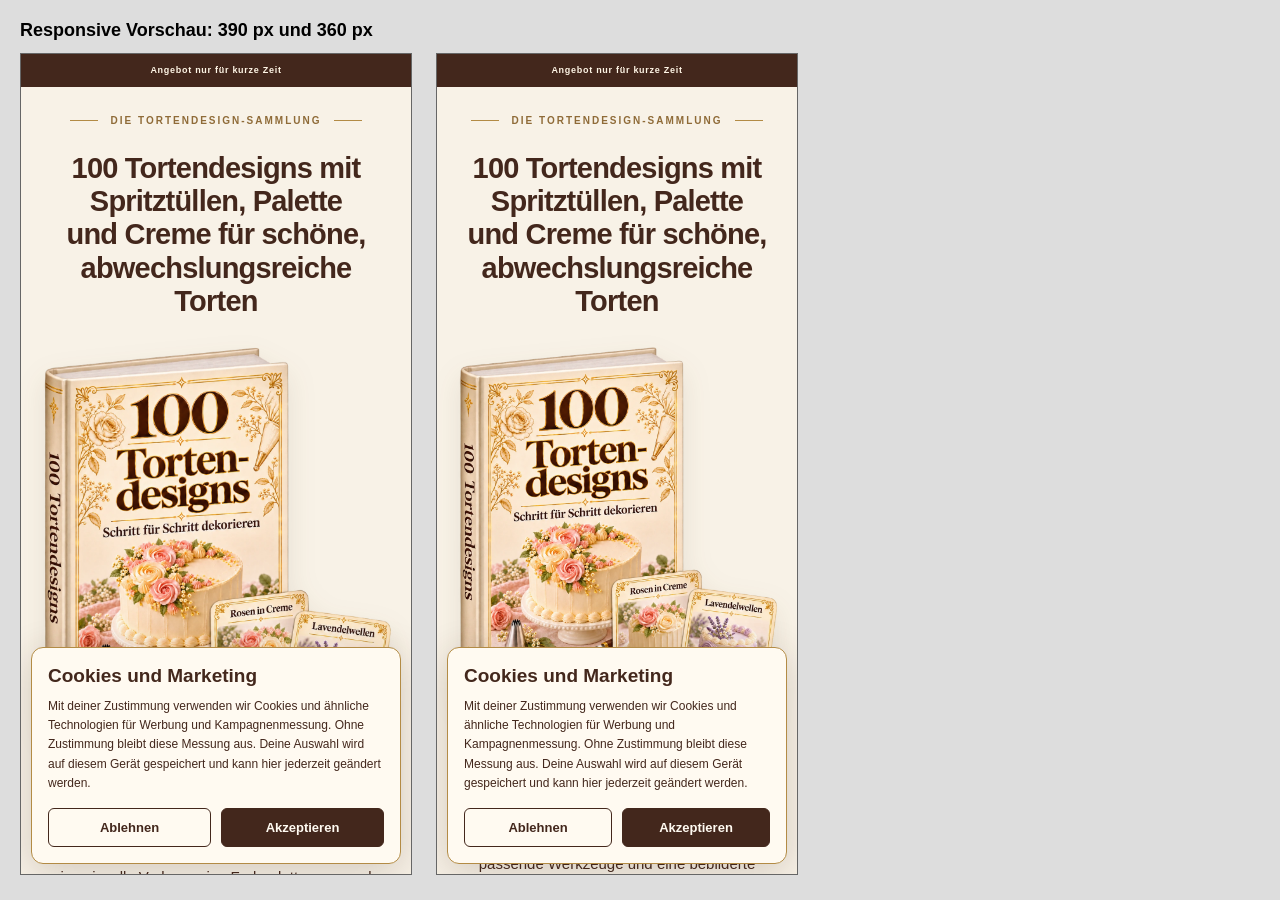
<file: inicio/__qa-responsive.html>
<!doctype html><html lang="de"><meta charset="utf-8"><title>Responsive QA</title><style>body{margin:20px;background:#ddd;font:14px sans-serif}.wrap{display:flex;gap:24px;align-items:flex-start}iframe{border:1px solid #666;height:820px;flex:none}h1{font-size:18px}</style><h1>Responsive Vorschau: 390 px und 360 px</h1><div class="wrap"><iframe title="390 Pixel" src="./index.html" width="390"></iframe><iframe title="360 Pixel" src="./index.html" width="360"></iframe></div></html>
</file>
<file: inicio/styles.css>
:root{--cream:#f8f2e7;--paper:#fffaf1;--chocolate:#43271c;--brown:#985d2e;--gold:#b38b45;--muted:#756052;--line:#d8c5a5;--rose:#d8b0ab;--sage:#a8b3a0;--serif:Georgia,'Times New Roman',serif;--sans:Arial,Helvetica,sans-serif}*{box-sizing:border-box}html{overflow-x:clip;scroll-behavior:smooth;scroll-padding-top:26px}body{margin:0;background:var(--cream);color:var(--chocolate);font-family:var(--sans);font-size:16px;line-height:1.6;-webkit-font-smoothing:antialiased}a{color:inherit}button{font:inherit}img{max-width:100%;height:auto;display:block}button,a,summary{-webkit-tap-highlight-color:transparent}button:focus-visible,a:focus-visible,summary:focus-visible{outline:3px solid #825b21;outline-offset:5px}.page{width:min(100% - 36px,520px);margin:auto}.preview-bar{font-size:10px;letter-spacing:.15em;font-weight:700;text-align:center;color:#fff6e6;background:var(--chocolate);padding:10px 15px;line-height:1.4}.hero{padding-top:31px;text-align:center}.collection-mark{display:flex;justify-content:center;align-items:center;gap:13px;letter-spacing:.2em;font-size:10px;font-weight:700;color:#8f6b38}.collection-mark:before,.collection-mark:after{content:'';width:28px;height:1px;background:var(--gold)}h1,h2,h3,p{margin:0}h1,h2,h3{font-family:var(--serif);font-weight:400;line-height:1.1;text-wrap:balance}h1{font-size:46px;letter-spacing:-1.8px;margin:18px auto 17px}h1 .number{font-size:1.22em;line-height:.9;display:block;color:var(--brown);margin-bottom:9px}h1 em{font-weight:400;color:var(--brown)}.hero-sub{font-size:17px;line-height:1.5;max-width:460px;margin:auto}.hero-art{margin:24px 0 24px;position:relative;border-radius:9px;overflow:hidden;background:#ede2cd;box-shadow:0 12px 30px #4e371515}.hero-art img{width:100%;aspect-ratio:4/5;object-fit:cover}.temporary-art{aspect-ratio:4/5;display:flex;justify-content:center;align-items:center;background:radial-gradient(circle at 80% 15%,#e7c7c4,transparent 40%),linear-gradient(140deg,#f8f2e7,#d5c2a1);padding:50px}.temporary-book{background:#fffaf1;border:1px solid #bda36e;outline:1px solid #bda36e;outline-offset:-12px;width:100%;padding:50px 23px;box-shadow:11px 14px 0 #cab790,16px 20px 28px #4e371526;transform:rotate(-5deg);font-family:var(--serif);font-size:32px;line-height:1.15}.temporary-book b{font-size:84px;display:block;color:var(--brown);font-weight:400}.temporary-book small{font:9px var(--sans);letter-spacing:.15em;display:block;margin-top:30px}.intro{font-size:16px;line-height:1.65;margin:0 7px 23px}.cta{display:flex;align-items:center;justify-content:center;gap:13px;text-decoration:none;color:#fffaf1;border:1px solid #8d5124;background:var(--brown);border-radius:11px;padding:18px 20px;font-size:14px;font-weight:700;letter-spacing:.035em;box-shadow:0 5px 0 #74441f;min-height:61px;transition:background .2s,transform .2s}.cta:hover{background:#824d25;transform:translateY(-1px)}.cta .arrow{font-size:23px;font-weight:400;line-height:1}.under-cta{font-size:12px;color:var(--muted);line-height:1.5;margin-top:16px}.preview-note{background:#efe5d4;border:1px solid #e0ccb0;border-radius:8px;font-size:12px;line-height:1.6;padding:14px 17px;margin:24px 0 0;text-align:left;color:#6f5844}.preview-note strong{color:var(--chocolate)}.section{padding-top:62px;text-align:center}.eyebrow{display:block;letter-spacing:.18em;text-transform:uppercase;font-size:10px;font-weight:700;color:#8c6839;margin-bottom:12px}h2{font-size:35px;letter-spacing:-1px}h2 em{color:var(--brown)}.section-lead{color:var(--muted);font-size:15px;line-height:1.65;margin:17px 7px 25px}.ornament{display:flex;align-items:center;gap:12px;justify-content:center;color:var(--gold);font-size:14px;margin:22px 0}.ornament:before,.ornament:after{content:'';height:1px;width:56px;background:#c9af7b}.sample-list{display:grid;gap:26px}.sample{margin:0;text-align:left}.sample img{width:100%;border:1px solid var(--line);border-radius:6px}.sample figcaption{display:flex;align-items:baseline;justify-content:space-between;gap:15px;margin-top:11px;padding:0 3px;font-size:12px;color:var(--muted)}.sample figcaption strong{font-size:13px;color:var(--chocolate)}.sample .caption-number{font-family:var(--serif);font-size:22px;color:var(--gold);margin-right:8px}.sample-placeholder{aspect-ratio:210/297;background:#fdfaf3;border:1px solid var(--line);padding:35px;display:flex;align-items:center;justify-content:center;flex-direction:column;font-family:var(--serif);font-size:24px}.sample-placeholder small{font:12px var(--sans);margin-top:20px;color:var(--muted)}.visual-note{font-size:11px;line-height:1.6;color:var(--muted);text-align:center;margin:21px 6px 0}.bundle-art{margin:24px 0;border-radius:8px;overflow:hidden}.bundle-art img{width:100%;aspect-ratio:5/4;object-fit:cover}.contents-panel{background:var(--paper);border:1px solid var(--line);border-radius:10px;padding:27px 25px;text-align:left;margin-bottom:25px}.contents-panel h3{font-size:24px;line-height:1.2}.contents-panel>p{font-size:14px;color:var(--muted);margin-top:10px}.check-list{list-style:none;padding:0;margin:20px 0 0;display:grid;gap:13px;font-size:14px;line-height:1.55}.check-list li{position:relative;padding-left:28px}.check-list li:before{content:'✓';position:absolute;left:0;color:var(--brown);font-weight:700}.check-list strong{font-weight:600}.fine{font-size:12px;color:var(--muted);line-height:1.6}.contents-panel .fine{margin-top:22px;border-top:1px solid #e5d8c3;padding-top:16px}.bonuses-head{font-family:var(--serif);color:var(--brown);font-size:25px;margin-top:17px}.bonus-list{display:grid;gap:26px;margin-top:28px}.bonus{background:var(--paper);border:1px solid var(--line);border-radius:11px;overflow:hidden;text-align:left}.bonus-art{background:#ede2cf;min-height:150px;position:relative;overflow:hidden}.bonus-art img{width:100%;aspect-ratio:5/3;object-fit:cover;object-position:center 45%}.bonus-placeholder{height:185px;display:flex;align-items:center;justify-content:center;padding:25px;background:linear-gradient(145deg,#eee1c9,#fbf8f0)}.bonus-placeholder span{font-family:var(--serif);font-size:72px;line-height:1;color:var(--brown)}.bonus-body{padding:24px 25px 25px}.bonus .eyebrow{font-size:9px;margin-bottom:9px}.bonus h3{font-size:27px;letter-spacing:-.5px}.bonus p{font-size:14px;color:var(--muted);line-height:1.7;margin-top:13px}.included{margin-top:19px;display:inline-flex;align-items:center;gap:7px;color:#685330;font-size:11px;font-weight:700;border-top:1px solid #e3d1b4;padding-top:13px;width:100%}.offer-title{margin-bottom:25px}.offer-box{border:1px solid #b7955e;background:var(--paper);border-radius:12px;overflow:hidden;text-align:left;box-shadow:0 12px 30px #57422609}.offer-top{padding:20px;background:var(--chocolate);color:#fff5e4;text-align:center}.offer-top .eyebrow{color:#d6b982;margin:0 0 7px;font-size:9px}.offer-top h3{font-size:30px}.offer-body{padding:25px 28px 30px}.offer-intro{text-align:center;color:var(--brown);font-size:12px;font-weight:700;line-height:1.6;letter-spacing:.02em}.offer-body .check-list{gap:12px;margin-top:23px}.price-area{text-align:center;padding:28px 0 23px;border-top:1px solid var(--line);margin-top:28px}.price-caption{font-size:12px;color:var(--muted);margin-bottom:7px}.price{display:flex;align-items:baseline;justify-content:center;gap:8px;font-family:var(--serif);font-size:75px;letter-spacing:-4px;line-height:1}.price .currency{font:16px var(--sans);letter-spacing:0}.payment-type{margin-top:10px;font-size:12px;color:var(--muted)}.not-for-sale{display:block;width:100%;border:1px solid #bda988;background:#e7ddce;color:#66513d;padding:16px 13px;text-align:center;border-radius:8px;font-size:13px;font-weight:700;letter-spacing:.035em;line-height:1.5;cursor:not-allowed}.offer-body .fine{text-align:center;margin-top:16px}.offer-status{border-top:1px solid var(--line);padding:17px 20px;background:#f1e9db;font-size:11px;text-align:center;color:#705c4a;line-height:1.65}.guarantee{padding-top:42px}.seal{border:1px solid var(--gold);border-radius:50%;height:113px;width:113px;margin:auto auto 23px;outline:1px solid #c4a368;outline-offset:-7px;display:flex;align-items:center;justify-content:center;flex-direction:column;color:var(--brown)}.seal b{font:43px/1 var(--serif)}.seal span{font-size:9px;text-transform:uppercase;letter-spacing:.17em;margin-top:4px}.guarantee h2{font-size:30px;max-width:420px;margin:auto}.guarantee p{font-size:13px;line-height:1.75;color:var(--muted);margin:17px 20px 0}.steps{list-style:none;padding:0;margin:29px 0 0;text-align:left;display:grid;gap:0}.steps li{display:grid;grid-template-columns:44px 1fr;gap:18px;padding:20px 9px;border-bottom:1px solid var(--line)}.step-num{font:28px/1 var(--serif);color:var(--gold);padding-top:3px}.steps h3{font-size:23px}.steps p{font-size:14px;color:var(--muted);margin-top:9px;line-height:1.6}.faq{margin-top:27px;text-align:left}.faq details{border-bottom:1px solid var(--line)}.faq summary{list-style:none;display:flex;align-items:center;justify-content:space-between;gap:20px;cursor:pointer;padding:21px 5px;font-size:14px;font-weight:600;line-height:1.5}.faq summary::-webkit-details-marker{display:none}.faq summary:after{content:'+';font-weight:400;color:var(--brown);font-size:25px;line-height:1;flex-shrink:0}.faq details[open] summary:after{content:'−'}.faq details p{padding:0 23px 22px 5px;font-size:13px;line-height:1.75;color:var(--muted)}.closing{padding:41px 0 32px;text-align:center}.closing .collection-mark{font-size:9px}.closing p{font-size:11px;color:var(--muted);line-height:1.7;margin:20px 17px 0}.closing a{display:inline-block;margin-top:18px;font-size:12px;text-underline-offset:4px}.footer{font-size:10px;color:#87735e;text-align:center;line-height:1.7;padding:24px 5px 36px;border-top:1px solid var(--line)}@media(min-width:1000px){.hero{padding-top:37px}body{background-image:radial-gradient(ellipse at 0% 6%,#e5d5b933,transparent 40%),radial-gradient(ellipse at 100% 25%,#e3c9c022,transparent 38%)}}@media(max-width:560px){.page{width:min(100% - 34px,520px)}.hero{padding-top:26px}h1{font-size:38px;letter-spacing:-1.4px;margin-top:19px}.hero-sub{font-size:15px}.hero-art{margin-top:21px}.intro{font-size:15px;margin-right:4px;margin-left:4px}.cta{font-size:12px;padding:16px 14px;min-height:59px;gap:8px}.preview-note{font-size:11px}.section{padding-top:50px}h2{font-size:31px;letter-spacing:-.8px}.section-lead{font-size:14px}.contents-panel{padding:24px 20px}.bonus-body{padding:22px}.offer-body{padding:23px 21px}.price{font-size:72px}.guarantee p{margin-right:8px;margin-left:8px}.sample figcaption{gap:8px}.sample figcaption strong{font-size:12px}.preview-bar{font-size:9px;letter-spacing:.1em}.steps li{padding:19px 2px;gap:13px;grid-template-columns:38px 1fr}.temporary-art{padding:35px}.temporary-book{font-size:28px;padding:36px 17px}.temporary-book b{font-size:69px}.bonus h3{font-size:25px}}@media(prefers-reduced-motion:reduce){html{scroll-behavior:auto}.cta{transition:none}}

.mockup-caption{font-size:10px;color:var(--muted);margin:-12px 0 23px;text-align:center}.hero-art img{aspect-ratio:auto}.hero-art{margin-left:0;margin-right:0}

.bonus-art{height:275px;display:flex;align-items:center;justify-content:center;background:radial-gradient(ellipse at 30% 15%,#fcf8ef,transparent 70%),#e9dcc4;perspective:800px}.bonus-art img{width:156px;height:234px;aspect-ratio:2/3;object-fit:contain;border-radius:1px;transform:rotate(-5deg) rotateY(-8deg);box-shadow:7px 4px 0 #c5ad83,9px 5px 0 #9c8054,16px 14px 25px #5e402331}.bonus:nth-child(even) .bonus-art img{transform:rotate(4deg) rotateY(-8deg)}@media(max-width:560px){.bonus-art{height:256px}.bonus-art img{width:146px;height:219px}}

.bundle-art{margin-left:0;margin-right:0}.bundle-art img{aspect-ratio:auto;object-fit:contain}

/* Promesa y galería: edición solicitada con fichas visuales nuevas. */
h1.hero-promise{font-family:var(--sans);font-size:35px;font-weight:900;line-height:1.12;letter-spacing:-1.15px;margin:23px auto 26px;text-wrap:balance;max-width:520px}
.gallery-heading{font-family:var(--sans);font-size:30px;font-weight:900;line-height:1.14;letter-spacing:-.7px;text-transform:uppercase}
.sample-carousel{position:relative;margin:0;touch-action:pan-y}
.carousel-viewport{overflow:hidden;border-radius:9px}
.carousel-track{display:flex;align-items:flex-start;transform:translateX(0);transition:transform .45s ease}
.carousel-slide{flex:0 0 100%;min-width:0;padding:0 1px}

.carousel-slide img{width:100%;aspect-ratio:2/3;object-fit:contain;background:var(--paper);border:1px solid var(--line)}
.carousel-slide figcaption{min-height:42px;align-items:center}









.sr-only{position:absolute!important;width:1px;height:1px;padding:0;margin:-1px;overflow:hidden;clip:rect(0,0,0,0);white-space:nowrap;border:0}
@media(max-width:560px){h1.hero-promise{font-size:29px;line-height:1.15;letter-spacing:-.8px;margin-top:23px}.gallery-heading{font-size:26px;letter-spacing:-.6px}.carousel-slide figcaption{gap:6px}.carousel-slide figcaption strong{font-size:11px}.carousel-slide .caption-number{font-size:19px;margin-right:5px}}


/* Mockups completos de los cinco bonos: sin recorte ni efecto 3D duplicado. */
.bonus-art{height:auto;min-height:0;display:block;perspective:none;background:var(--paper)}
.bonus-art img,.bonus:nth-child(even) .bonus-art img{width:100%;height:auto;aspect-ratio:1/1;object-fit:contain;object-position:center;transform:none;box-shadow:none;border-radius:0}
.bonus-mockup-caption{font-size:10px;color:var(--muted);line-height:1.5;margin:0 8px 20px}

@media(max-width:560px){}

/* Mockup corregido de la oferta, al mismo ancho del principal y sin recortes. */
.offer-mockup{width:100%;max-width:520px;margin:0 auto 25px;border-radius:9px;overflow:hidden;background:var(--paper);box-shadow:0 12px 30px #4e371515}
.offer-mockup img{width:100%;height:auto;aspect-ratio:auto;object-fit:contain}

/* Imagen original de garantía: completa y proporcionada. */
.guarantee-art{width:270px;max-width:100%;margin:0 auto 24px}.guarantee-art img{display:block;width:100%;max-width:100%;height:auto;object-fit:contain}
@media(max-width:560px){.guarantee-art{width:220px}}

.offer-cta{margin-top:24px;margin-bottom:0;line-height:1.45;text-align:center}

/* Stacking de la oferta: lectura clara del producto principal y sus cinco bonos. */
.stacking-card{margin:0;background:#e8efe2;border:1px solid #c5d2bc;border-radius:11px;padding:27px 25px 25px;color:var(--chocolate);box-shadow:0 7px 20px #4e37150b}
.stacking-title{font-family:var(--serif);font-size:31px;font-weight:700;line-height:1.12;text-align:center;letter-spacing:-.5px;margin-bottom:24px}
.stacking-list{list-style:none;padding:0;margin:0;display:grid;gap:15px;font-size:15px;line-height:1.48}
.stacking-list li{display:grid;grid-template-columns:25px 1fr;align-items:start;gap:10px}
.stacking-icon{font-size:18px;line-height:1.35}
.stacking-main strong{font-weight:700}
.stacking-divider{height:1px;background:#c3d0ba;margin:23px 0 20px}
.stacking-bonus-label{font-size:13px;font-weight:700;letter-spacing:.025em;text-transform:uppercase;color:#6f5431;margin-bottom:16px}
.stacking-bonuses{gap:13px}
.stacking-bonuses strong{font-weight:800}
@media(max-width:560px){.stacking-card{padding:24px 19px 22px}.stacking-title{font-size:28px;margin-bottom:22px}.stacking-list{font-size:14px;gap:14px}.stacking-list li{grid-template-columns:23px 1fr;gap:9px}.stacking-icon{font-size:17px}.stacking-bonus-label{font-size:12px}}


/* English revision: same 520px stacked Spanish structure; no top menu or CTAs. */
.skip-link{position:fixed;top:-60px;left:15px;z-index:10;background:var(--chocolate);color:var(--paper);padding:10px 16px}.skip-link:focus{top:10px}
.hero-art{background:transparent;box-shadow:none;overflow:visible}.hero-art img{width:100%;height:auto;object-fit:contain;filter:drop-shadow(0 12px 14px #4e37151a)}
.hero-promise{max-width:520px}.preview-bar{letter-spacing:.08em}.sample figcaption small{display:block;font-size:11px;color:var(--muted);margin:2px 0 0 32px}.carousel-viewport:focus-visible{outline:3px solid var(--gold);outline-offset:5px}
.visual-note{font-size:10px;line-height:1.8;margin-top:25px}
.bonus-art{padding:26px 38px;background:radial-gradient(ellipse at 30% 15%,#fffaf1,transparent 70%),#eee2cc}.bonus-art img,.bonus:nth-child(even) .bonus-art img{width:min(100%,270px);height:auto;aspect-ratio:2/3;object-fit:contain;margin:auto;box-shadow:0 10px 23px #4e371527;border:1px solid #d8c5a5}.offer-mockup{background:transparent;box-shadow:none}.offer-mockup-caption{font-size:10px;color:var(--muted);margin:-12px 0 24px}.not-for-sale.offer-cta{width:100%;box-shadow:none}.footer a{text-decoration:none;overflow-wrap:anywhere}
@media(max-width:560px){.sample figcaption small{font-size:10px;margin-left:25px}.bonus-art{padding:24px 32px}.bonus-art img,.bonus:nth-child(even) .bonus-art img{width:min(100%,240px);height:auto;aspect-ratio:2/3}}
@media(prefers-reduced-motion:reduce){html{scroll-behavior:auto}.carousel-track{transition:none}}

/* Clean gallery revision: large pages only, no visible navigation, expansion, or duplicate sample-grid controls. */
.carousel-slide img{cursor:default}.carousel-viewport{outline-offset:5px}.carousel-slide figcaption{justify-content:flex-start}

/* Compact full-width strip, matched to the actual SchnittAtlas gallery source. */
body{overflow-x:clip}
.compact-gallery{position:relative;left:50%;width:100vw;margin-left:-50vw;margin-top:30px;margin-bottom:0}
.compact-window{width:100%;overflow-x:auto;overflow-y:hidden;scrollbar-width:none;-webkit-mask-image:linear-gradient(to right,transparent,#000 5%,#000 95%,transparent);mask-image:linear-gradient(to right,transparent,#000 5%,#000 95%,transparent);outline-offset:4px;touch-action:pan-x pan-y;overscroll-behavior-x:contain}
.compact-window::-webkit-scrollbar{display:none}
.compact-track{display:flex;width:max-content;will-change:transform}
.compact-gallery.is-ready .compact-track{animation:compactCakeFlow 156s linear infinite}
.compact-group{display:flex;align-items:center;gap:20px;padding:8px 20px 12px 0;flex:none}
.compact-card{width:190px;height:285px;flex:none;margin:0;border:1px solid var(--line);border-radius:7px;overflow:hidden;background:var(--paper);box-shadow:0 5px 17px #4e371519}
.compact-card img{display:block;width:100%;height:100%;object-fit:contain;aspect-ratio:2/3;cursor:default}
@keyframes compactCakeFlow{from{transform:translateX(-50%)}to{transform:translateX(0)}}
.compact-gallery:hover .compact-track,.compact-gallery:focus-within .compact-track,.compact-gallery.is-hidden .compact-track{animation-play-state:paused}
.compact-gallery.is-manual .compact-track{animation:none;transform:none;will-change:auto}
.compact-gallery.is-manual .compact-duplicate{display:none}
.compact-gallery.is-manual .compact-window{-webkit-mask-image:none;mask-image:none}
@media(max-width:600px){.compact-card{width:160px;height:240px}.compact-group{gap:16px;padding-right:16px}.compact-gallery{margin-top:26px}.compact-window{-webkit-mask-image:linear-gradient(to right,transparent,#000 4%,#000 96%,transparent);mask-image:linear-gradient(to right,transparent,#000 4%,#000 96%,transparent)}}
@media(prefers-reduced-motion:reduce){.compact-gallery.is-ready .compact-track{animation:none!important;transform:none!important;will-change:auto}.compact-duplicate{display:none!important}.compact-window{-webkit-mask-image:none;mask-image:none}}

/* Supplied guarantee artwork retains transparency on the page background. */
.guarantee-art,.guarantee-art img{background:transparent}

/* Deutsche Texte: gleiches Layout, keine Änderungen am visuellen Aufbau. */
.price-pending{font-size:29px;letter-spacing:-.6px;line-height:1.25}
.consent-reopen{background:none;border:0;padding:5px 0;color:inherit;font:inherit;text-decoration:underline;cursor:pointer}
.consent-panel[hidden]{display:none!important}
.consent-panel{position:fixed;z-index:50;left:16px;right:16px;bottom:16px;max-width:700px;margin:auto;background:#fffaf1;border:1px solid var(--gold);border-radius:12px;padding:20px;box-shadow:0 8px 38px #43271c33;color:var(--chocolate);text-align:left}
.consent-panel h2{font:700 19px/1.25 var(--sans);letter-spacing:0;margin:0 0 9px}
.consent-panel p{font:12px/1.6 var(--sans);margin:0}
.consent-panel .consent-preview{margin-top:8px;color:var(--muted);font-size:11px}
.consent-actions{display:flex;gap:10px;margin-top:15px}
.consent-actions button{flex:1;cursor:pointer;background:var(--paper);border:1px solid var(--chocolate);color:var(--chocolate);border-radius:6px;padding:11px 14px;font:700 13px var(--sans)}
.consent-actions button:last-child{background:var(--chocolate);color:var(--paper)}
.consent-actions button:focus-visible,.consent-reopen:focus-visible{outline:3px solid var(--gold);outline-offset:3px}
@media(max-width:560px){.consent-panel{left:10px;right:10px;bottom:10px;padding:16px}.price-pending{font-size:27px}}

/* Kompakte Orientierung vor der Galerie. */
.audience-section{padding-bottom:0}.audience-grid{display:grid;grid-template-columns:1fr 1fr;gap:12px;margin-top:25px;text-align:left}.audience-card{display:flex;gap:10px;background:var(--paper);border:1px solid var(--line);border-top:3px solid #790b20;border-radius:10px;padding:16px 13px;min-width:0}.audience-number{flex:none;display:flex;align-items:center;justify-content:center;width:28px;height:28px;border:1px solid var(--gold);border-radius:50%;color:#790b20;font:700 12px var(--sans)}.audience-card h3{margin:1px 0 7px;font:700 14px/1.4 var(--sans);color:var(--chocolate)}.audience-card p{margin:0;color:var(--muted);font:13px/1.55 var(--sans)}@media(max-width:480px){.audience-grid{grid-template-columns:1fr;gap:10px}.audience-card{padding:14px 16px;gap:13px}.audience-card h3{font-size:15px}.audience-card p{font-size:13px}}

#offer-checkout{display:block;width:100%;padding:17px 20px;border:1px solid #790b20;border-radius:8px;background:#790b20;color:var(--paper);font:700 15px/1.35 var(--sans);text-decoration:none;text-align:center;cursor:pointer}#offer-checkout:hover{background:#5e0818}

.reference-price{margin:4px 0 8px;color:var(--muted);font-size:24px;line-height:1.3;font-weight:500}.reference-price:has([data-main-original-price]:empty){display:none}.reference-price s{text-decoration-thickness:1.5px}
</file>
